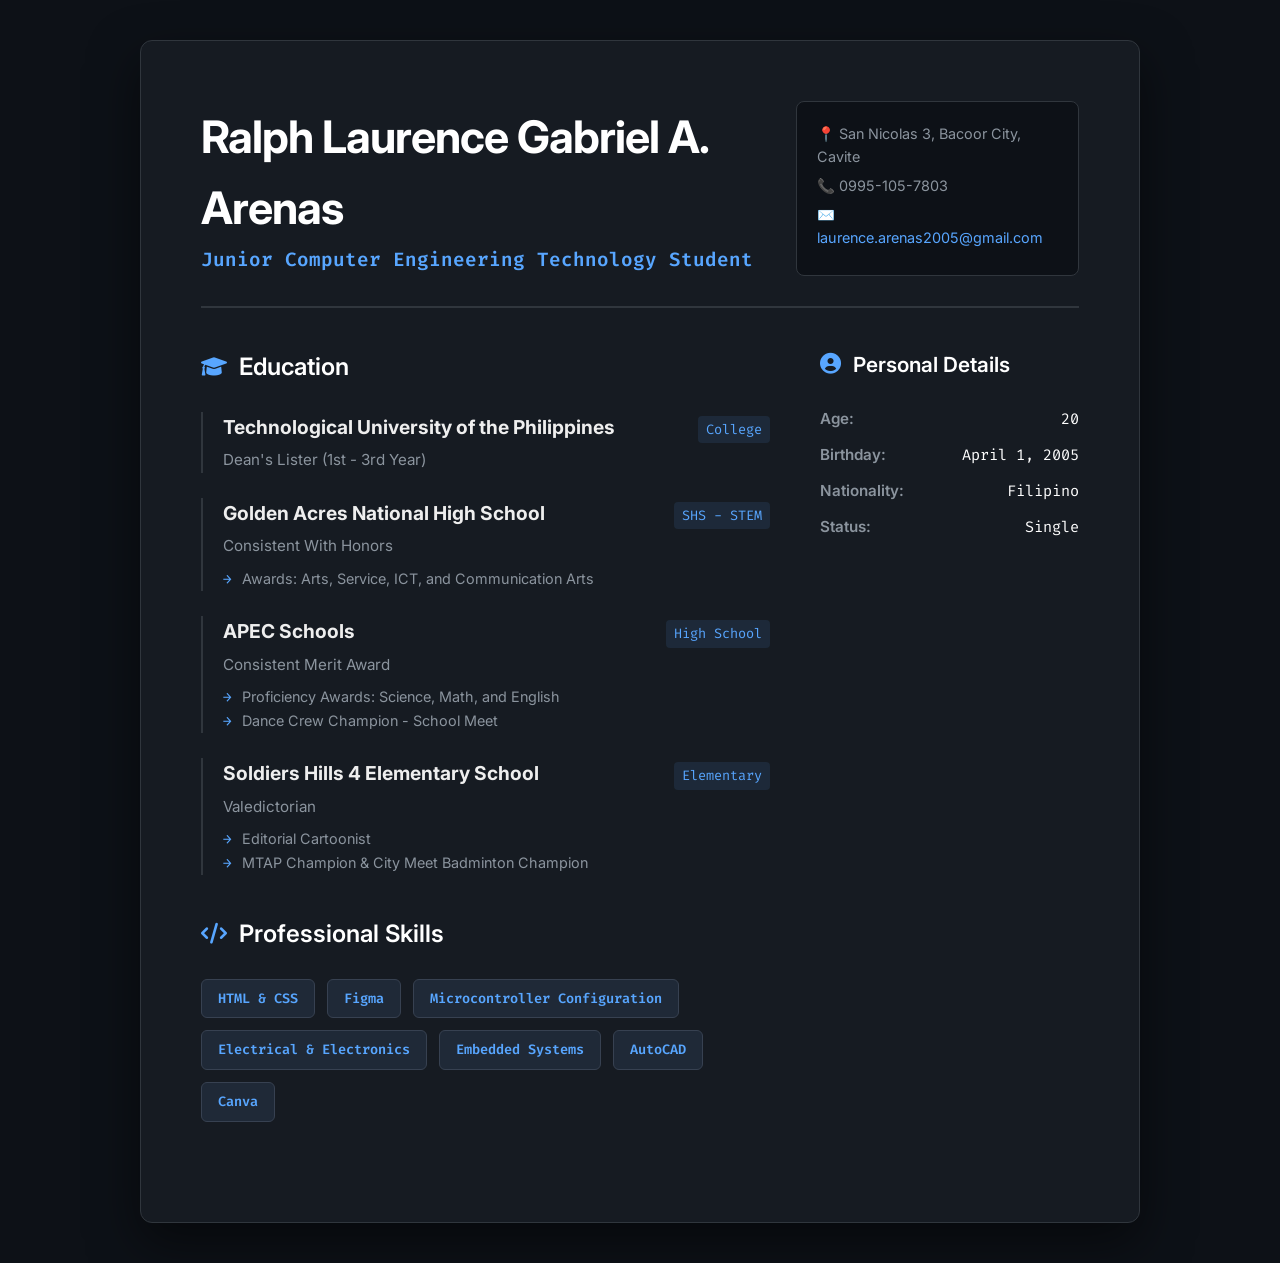
<file: index.html>
<!DOCTYPE html>
<html lang="en">
<head>
    <meta charset="UTF-8">
    <meta name="viewport" content="width=device-width, initial-scale=1.0">
    <title>Ralph Laurence Gabriel A. Arenas | CompE Resume</title>
    <link rel="stylesheet" href="bio.css">
    
    <link href="https://fonts.googleapis.com/css2?family=Fira+Code:wght@400;600&family=Inter:wght@300;400;600;700&display=swap" rel="stylesheet">
    
    <link rel="stylesheet" href="https://cdnjs.cloudflare.com/ajax/libs/font-awesome/6.0.0-beta3/css/all.min.css">
</head>
<body>

    <div class="background-accents"></div>

    <div class="container">
        <header>
            <div class="header-main">
                <h1>Ralph Laurence Gabriel A. Arenas</h1>
                <p class="subtitle">Junior Computer Engineering Technology Student</p>
            </div>
            <div class="contact-card">
                <p>📍 San Nicolas 3, Bacoor City, Cavite</p>
                <p>📞 0995-105-7803</p>
                <p>✉️ <a href="mailto:laurence.arenas2005@gmail.com">laurence.arenas2005@gmail.com</a></p>
            </div>
        </header>

        <main>
            <section class="main-content">
                
                <div class="section">
                    <h2><i class="fas fa-graduation-cap"></i> Education</h2>
                    
                    <div class="edu-item">
                        <div class="edu-header">
                            <h3>Technological University of the Philippines</h3>
                            <span class="date">College</span>
                        </div>
                        <p class="edu-meta">Dean's Lister (1st - 3rd Year)</p>
                    </div>

                    <div class="edu-item">
                        <div class="edu-header">
                            <h3>Golden Acres National High School</h3>
                            <span class="date">SHS - STEM</span>
                        </div>
                        <p class="edu-meta">Consistent With Honors</p>
                        <ul>
                            <li>Awards: Arts, Service, ICT, and Communication Arts</li>
                        </ul>
                    </div>

                    <div class="edu-item">
                        <div class="edu-header">
                            <h3>APEC Schools</h3>
                            <span class="date">High School</span>
                        </div>
                        <p class="edu-meta">Consistent Merit Award</p>
                        <ul>
                            <li>Proficiency Awards: Science, Math, and English</li>
                            <li>Dance Crew Champion - School Meet</li>
                        </ul>
                    </div>

                    <div class="edu-item">
                        <div class="edu-header">
                            <h3>Soldiers Hills 4 Elementary School</h3>
                            <span class="date">Elementary</span>
                        </div>
                        <p class="edu-meta">Valedictorian</p>
                        <ul>
                            <li>Editorial Cartoonist</li>
                            <li>MTAP Champion & City Meet Badminton Champion</li>
                        </ul>
                    </div>
                </div>

                <div class="section">
                    <h2><i class="fas fa-code"></i> Professional Skills</h2>
                    <div class="skills-grid">
                        <span class="skill-badge">HTML & CSS</span>
                        <span class="skill-badge">Figma</span>
                        <span class="skill-badge">Microcontroller Configuration</span>
                        <span class="skill-badge">Electrical & Electronics</span>
                        <span class="skill-badge">Embedded Systems</span>
                        <span class="skill-badge">AutoCAD</span>
                        <span class="skill-badge">Canva</span>
                    </div>
                </div>

            </section>

            <aside class="sidebar">
                <div class="section personal-details">
                    <h2><i class="fas fa-user-circle"></i> Personal Details</h2>
                    <div class="detail-item"><span class="label">Age:</span> <span class="value">20</span></div>
                    <div class="detail-item"><span class="label">Birthday:</span> <span class="value">April 1, 2005</span></div>
                    <div class="detail-item"><span class="label">Nationality:</span> <span class="value">Filipino</span></div>
                    <div class="detail-item"><span class="label">Status:</span> <span class="value">Single</span></div>
                </div>
            </aside>
        </main>
    </div>

</body>
</html>
</file>
<file: bio.css>
/* Color Palette & Tech Fonts */
:root {
    --bg-color: #0d1117;       /* Dark background */
    --container-bg: #161b22;   /* Slightly lighter dark for the 'page' */
    --accent-color: #58a6ff;   /* Tech Blue */
    --text-primary: #c9d1d9;    /* Light Gray for main text */
    --text-secondary: #8b949e;  /* Dimmer Gray for subtitles */
    --border-color: #30363d;
    --skill-bg: #1f2937;
    --skill-border: #374151;
    --header-font: 'Inter', sans-serif;
    --mono-font: 'Fira Code', monospace; /* Used for techy details */
}

/* Global Styles */
* {
    box-sizing: border-box;
    margin: 0;
    padding: 0;
}

body {
    font-family: var(--header-font);
    background-color: var(--bg-color);
    color: var(--text-primary);
    line-height: 1.6;
    position: relative;
    overflow-x: hidden;
}

/* Subtle Geometric Background Design */
.background-accents {
    position: fixed;
    top: 0;
    left: 0;
    width: 100%;
    height: 100%;
    z-index: -1;
    opacity: 0.1; /* Very subtle */
    background-image: 
        linear-gradient(rgba(88, 166, 255, 0.1) 1px, transparent 1px),
        linear-gradient(90s, rgba(88, 166, 255, 0.1) 1px, transparent 1px);
    background-size: 50px 50px; /* Grid pattern */
}

/* Main Container: Looks like a digital page */
.container {
    max-width: 1000px;
    margin: 40px auto;
    background-color: var(--container-bg);
    padding: 60px;
    border: 1px solid var(--border-color);
    border-radius: 12px;
    box-shadow: 0 20px 50px rgba(0,0,0,0.5);
}

/* Header Section */
header {
    display: grid;
    grid-template-columns: 2fr 1fr;
    gap: 30px;
    align-items: center;
    border-bottom: 2px solid var(--border-color);
    padding-bottom: 30px;
    margin-bottom: 40px;
}

header h1 {
    font-size: 2.8rem;
    color: #fff;
    letter-spacing: -1px;
    font-weight: 700;
}

.subtitle {
    font-size: 1.2rem;
    color: var(--accent-color);
    font-weight: 600;
    font-family: var(--mono-font); /* Monospace gives a 'coding' feel */
}

.contact-card {
    background: #0d1117;
    padding: 20px;
    border-radius: 8px;
    border: 1px solid var(--border-color);
    font-size: 0.9rem;
    color: var(--text-secondary);
}

.contact-card p {
    margin-bottom: 6px;
}

.contact-card a {
    color: var(--accent-color);
    text-decoration: none;
}

/* Main Content Grid */
main {
    display: grid;
    grid-template-columns: 2.2fr 1fr;
    gap: 50px;
}

/* Section Styling */
.section {
    margin-bottom: 40px;
}

h2 {
    font-size: 1.5rem;
    color: #fff;
    margin-bottom: 25px;
    font-weight: 600;
    display: flex;
    align-items: center;
}

h2 i {
    color: var(--accent-color);
    margin-right: 12px;
    font-size: 1.3rem;
}

/* Education Items */
.edu-item {
    margin-bottom: 25px;
    border-left: 2px solid var(--border-color);
    padding-left: 20px;
    transition: border-color 0.3s;
}

.edu-item:hover {
    border-left-color: var(--accent-color); /* Interactive glow on hover */
}

.edu-header {
    display: flex;
    justify-content: space-between;
    align-items: baseline;
    margin-bottom: 5px;
}

.edu-header h3 {
    font-size: 1.2rem;
    color: #eee;
}

.date {
    font-family: var(--mono-font);
    font-size: 0.85rem;
    color: var(--accent-color);
    background: rgba(88, 166, 255, 0.1);
    padding: 3px 8px;
    border-radius: 4px;
}

.edu-meta {
    color: var(--text-secondary);
    font-size: 0.95rem;
    margin-bottom: 8px;
}

ul {
    list-style-type: none; /* Custom tech-style bullets */
    font-size: 0.9rem;
    color: var(--text-secondary);
}

ul li::before {
    content: "→"; /* Terminal-style arrow */
    color: var(--accent-color);
    margin-right: 10px;
    font-family: var(--mono-font);
}

/* Skills Badges */
.skills-grid {
    display: flex;
    flex-wrap: wrap;
    gap: 12px;
}

.skill-badge {
    background-color: var(--skill-bg);
    color: var(--accent-color);
    padding: 8px 16px;
    border-radius: 6px;
    font-size: 0.85rem;
    font-weight: 600;
    font-family: var(--mono-font);
    border: 1px solid var(--skill-border);
    transition: background 0.2s, transform 0.2s;
}

.skill-badge:hover {
    background-color: rgba(88, 166, 255, 0.15);
    transform: translateY(-2px); /* Subtle visual interaction */
}

/* Sidebar Styling */
.sidebar h2 {
    font-size: 1.3rem;
}

.detail-item {
    margin-bottom: 12px;
    font-size: 0.95rem;
    display: flex;
    justify-content: space-between;
}

.detail-item .label {
    color: var(--text-secondary);
    font-weight: 600;
}

.detail-item .value {
    color: #fff;
    font-family: var(--mono-font);
}

/* Mobile Responsive */
@media (max-width: 850px) {
    main, header {
        grid-template-columns: 1fr;
    }
    
    .container {
        padding: 30px;
        margin: 20px;
    }

    header h1 {
        font-size: 2.2rem;
    }
    
    .contact-card {
        margin-top: 20px;
    }
}
</file>
